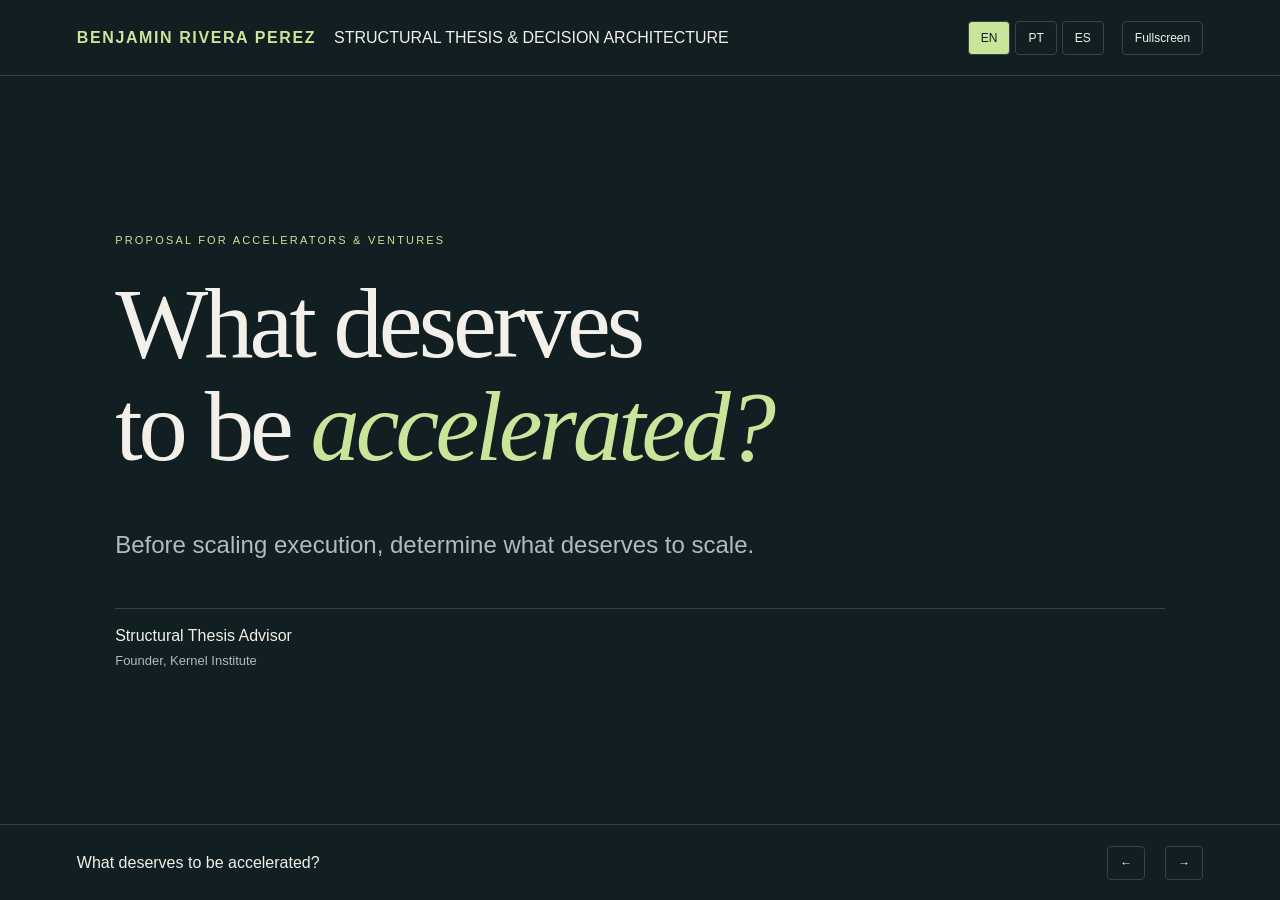
<file: index.html>
<!doctype html><html lang="en"><head><meta charset="utf-8"><meta name="viewport" content="width=device-width,initial-scale=1"><title>What deserves to be accelerated?</title><link rel="stylesheet" href="presentation.css"></head><body><header><b id="brand"></b><span id="topline"></span><nav id="language"></nav><button id="fullscreen">Fullscreen</button></header><main id="slides"></main><footer><span id="title"></span><div><button id="prev">←</button><span id="counter"></span><button id="next">→</button></div></footer><script src="presentation.js"></script><script>render('en')</script></body></html>
</file>
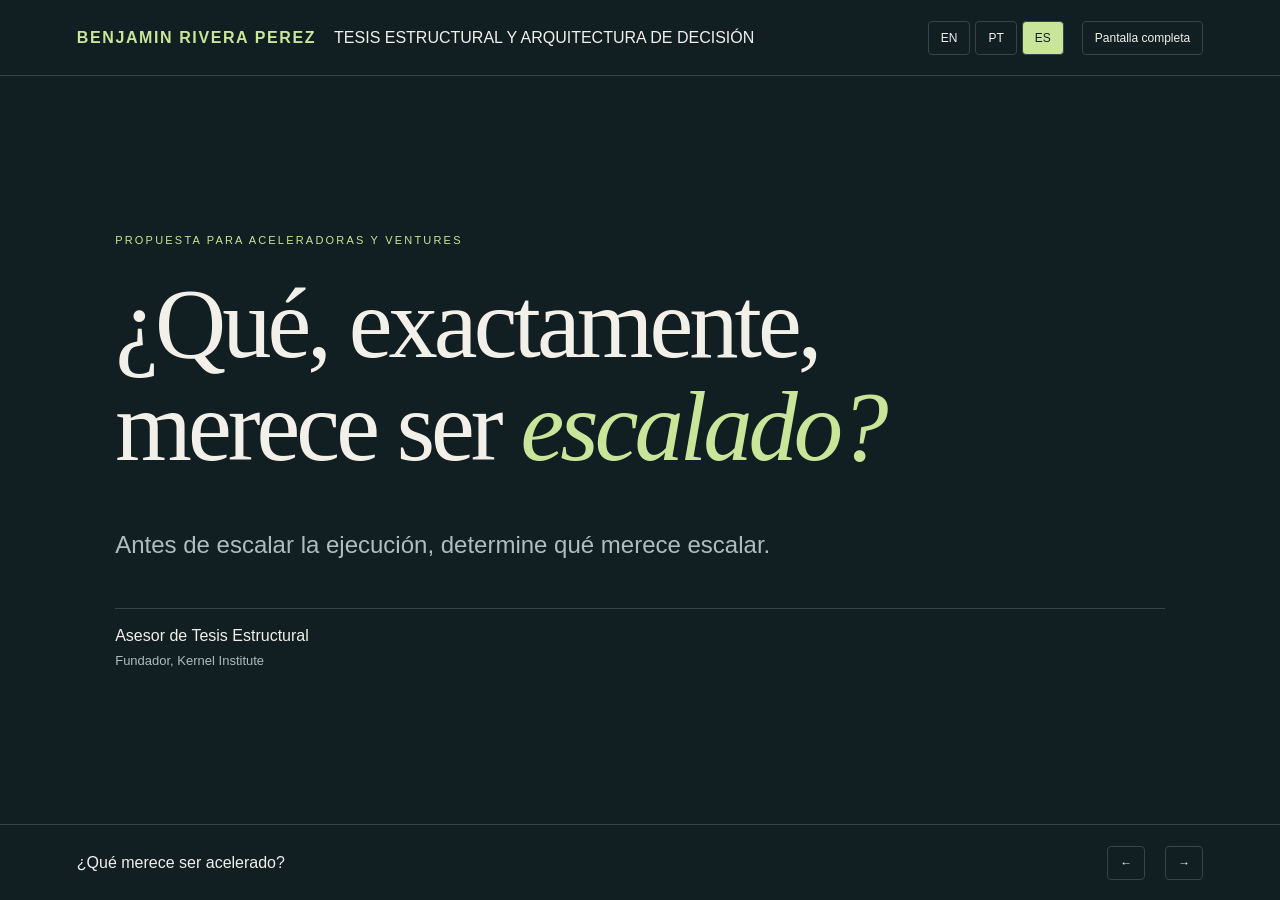
<file: es.html>
<!doctype html><html lang="es"><head><meta charset="utf-8"><meta name="viewport" content="width=device-width,initial-scale=1"><title>Cargando presentación</title><link rel="stylesheet" href="presentation.css"></head><body><header><b id="brand"></b><span id="topline"></span><nav id="language"></nav><button id="fullscreen"></button></header><main id="slides"></main><footer><span id="title"></span><div><button id="prev">←</button><span id="counter"></span><button id="next">→</button></div></footer><script src="presentation.js"></script><script>render('es')</script></body></html>
</file>
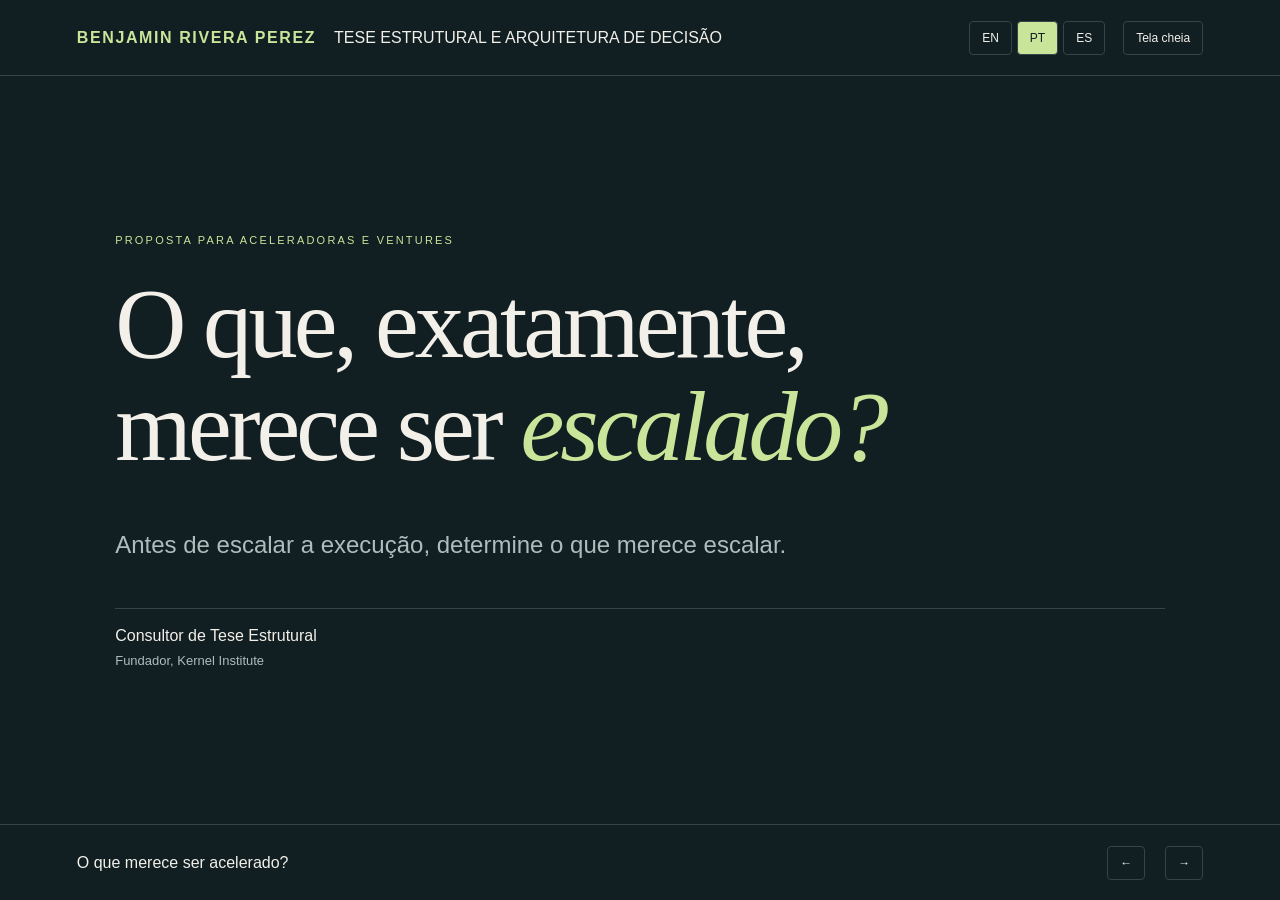
<file: pt.html>
<!doctype html><html lang="pt-BR"><head><meta charset="utf-8"><meta name="viewport" content="width=device-width,initial-scale=1"><title>Carregando apresentação</title><link rel="stylesheet" href="presentation.css"></head><body><header><b id="brand"></b><span id="topline"></span><nav id="language"></nav><button id="fullscreen"></button></header><main id="slides"></main><footer><span id="title"></span><div><button id="prev">←</button><span id="counter"></span><button id="next">→</button></div></footer><script src="presentation.js"></script><script>render('pt')</script></body></html>
</file>
<file: presentation.css>
:root{color-scheme:dark;--bg:#111e22;--fg:#f2f0e9;--muted:#aebdbb;--accent:#c9e59a;--line:#344448;font-family:Arial,sans-serif}*{box-sizing:border-box}body{margin:0;background:var(--bg);color:var(--fg);font-size:16px}header,footer{min-height:76px;padding:0 6vw;display:flex;align-items:center;justify-content:space-between;gap:18px;border-bottom:1px solid var(--line)}header b{color:var(--accent);letter-spacing:.1em}header button,footer button,#language a{border:1px solid var(--line);background:none;color:var(--fg);padding:9px 12px;border-radius:4px;cursor:pointer;text-decoration:none;font-size:12px}#language{display:flex;gap:5px;margin-left:auto}#language a.active{background:var(--accent);color:var(--bg)}main{max-width:1500px;margin:auto}.slide{display:none;min-height:calc(100vh - 152px);padding:7vh 9vw;flex-direction:column;justify-content:center;animation:in .25s ease}.slide.active{display:flex}.k{color:var(--accent);text-transform:uppercase;letter-spacing:.2em;font-size:11px;margin:0 0 24px}h1,h2{font:400 clamp(42px,6vw,88px)/1.04 Georgia,serif;letter-spacing:-.04em;margin:0 0 24px}h1{font-size:clamp(52px,7.7vw,112px)}em{color:var(--accent)}p{line-height:1.6}.lead{font-size:clamp(18px,2vw,24px);color:var(--muted);max-width:850px}.grid{display:grid;grid-template-columns:repeat(3,1fr);gap:28px;margin-top:24px}.card{border-top:1px solid #697e73;padding:20px 0}.card b{color:var(--accent);font:italic 24px Georgia}.card h3{font-size:21px;font-weight:400}.card p{color:var(--muted);font-size:15px}.quote{border-left:2px solid var(--accent);padding:14px 24px;margin-top:22px;font:22px/1.5 Georgia,serif;max-width:900px}.identity{border-top:1px solid var(--line);padding-top:18px;margin-top:20px}.identity span{display:block;color:var(--muted);margin-top:8px;font-size:13px}.small{color:var(--muted);font-size:12px;line-height:1.7}footer{border-top:1px solid var(--line);border-bottom:0}footer div{display:flex;align-items:center;gap:10px}@keyframes in{from{opacity:.5;transform:translateY(5px)}to{opacity:1;transform:none}}@media(max-width:700px){header,footer{padding:0 5vw;min-height:65px}.slide{padding:35px 7vw;min-height:calc(100vh - 130px)}.grid{grid-template-columns:1fr;gap:8px}header>span{display:none}#language{margin-left:auto}}@media print{header,footer{display:none}.slide,.slide.active{display:flex;min-height:100vh;page-break-after:always}}
</file>
